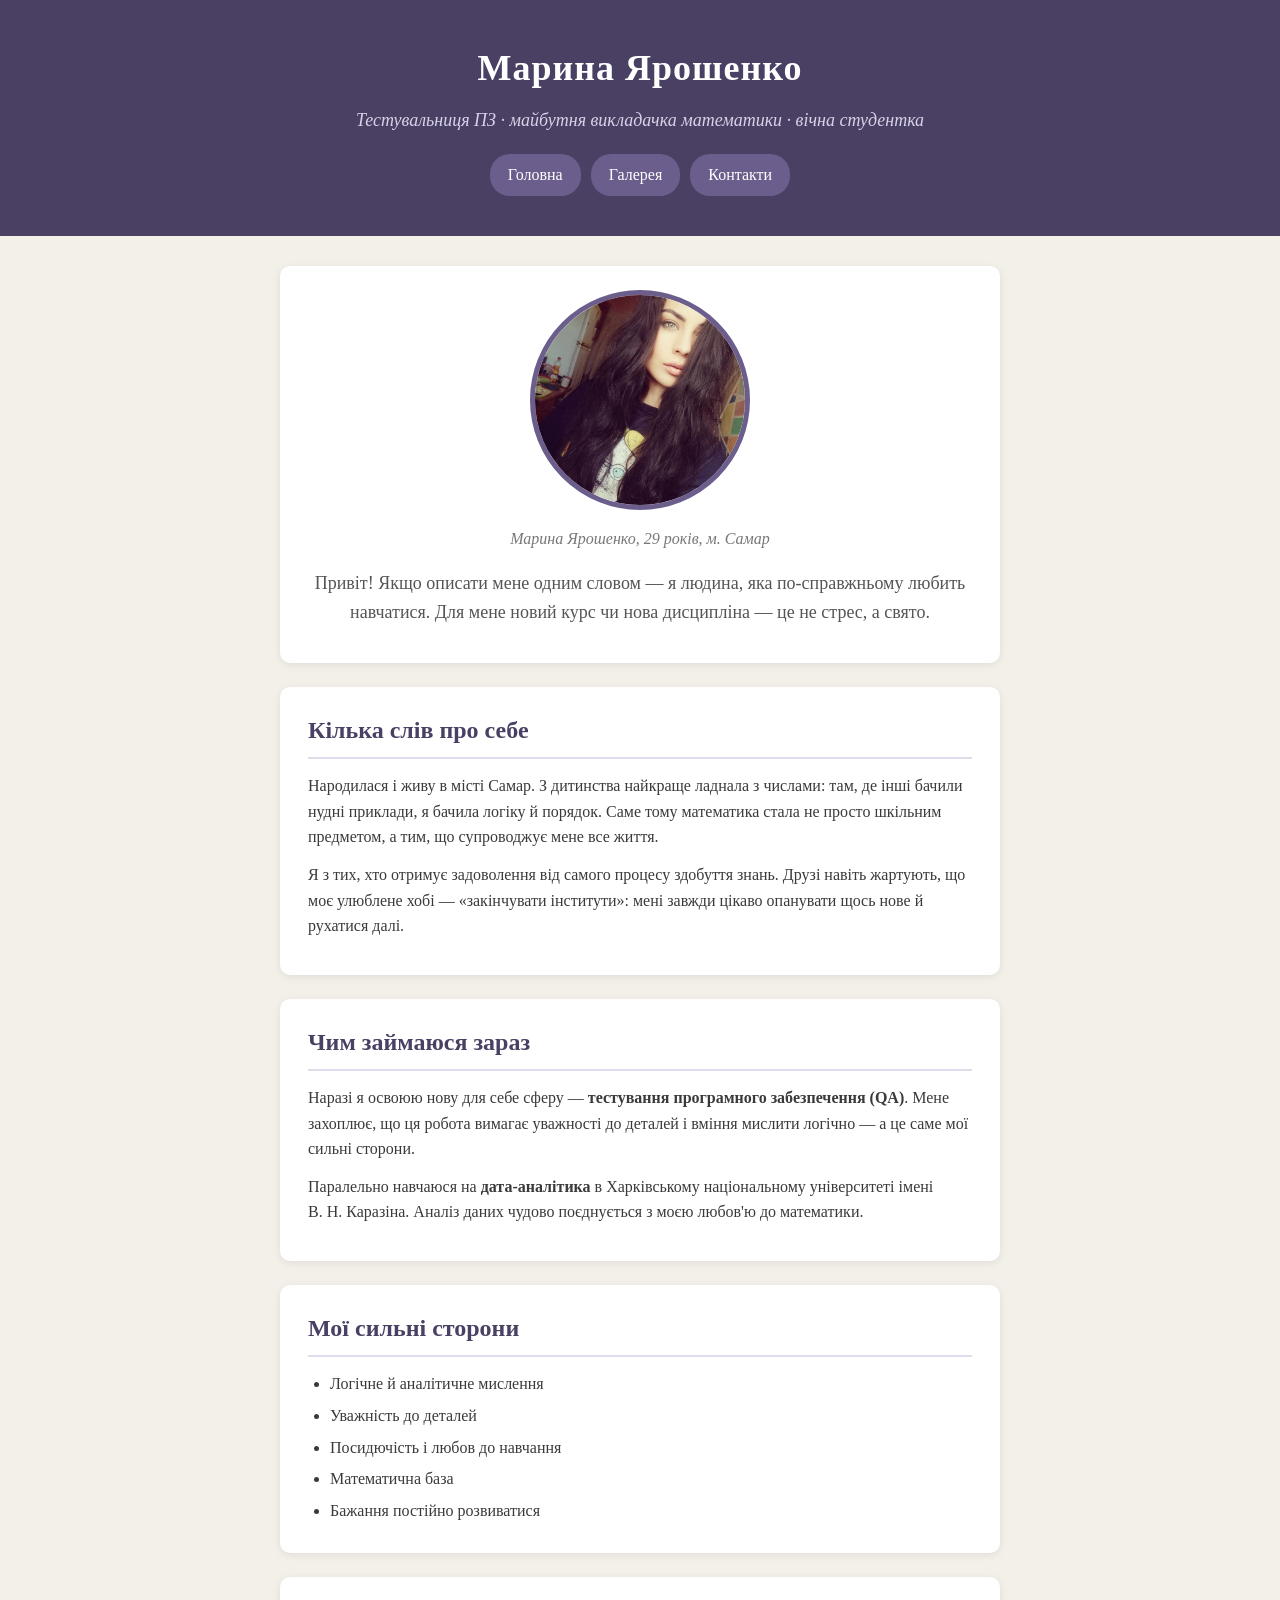
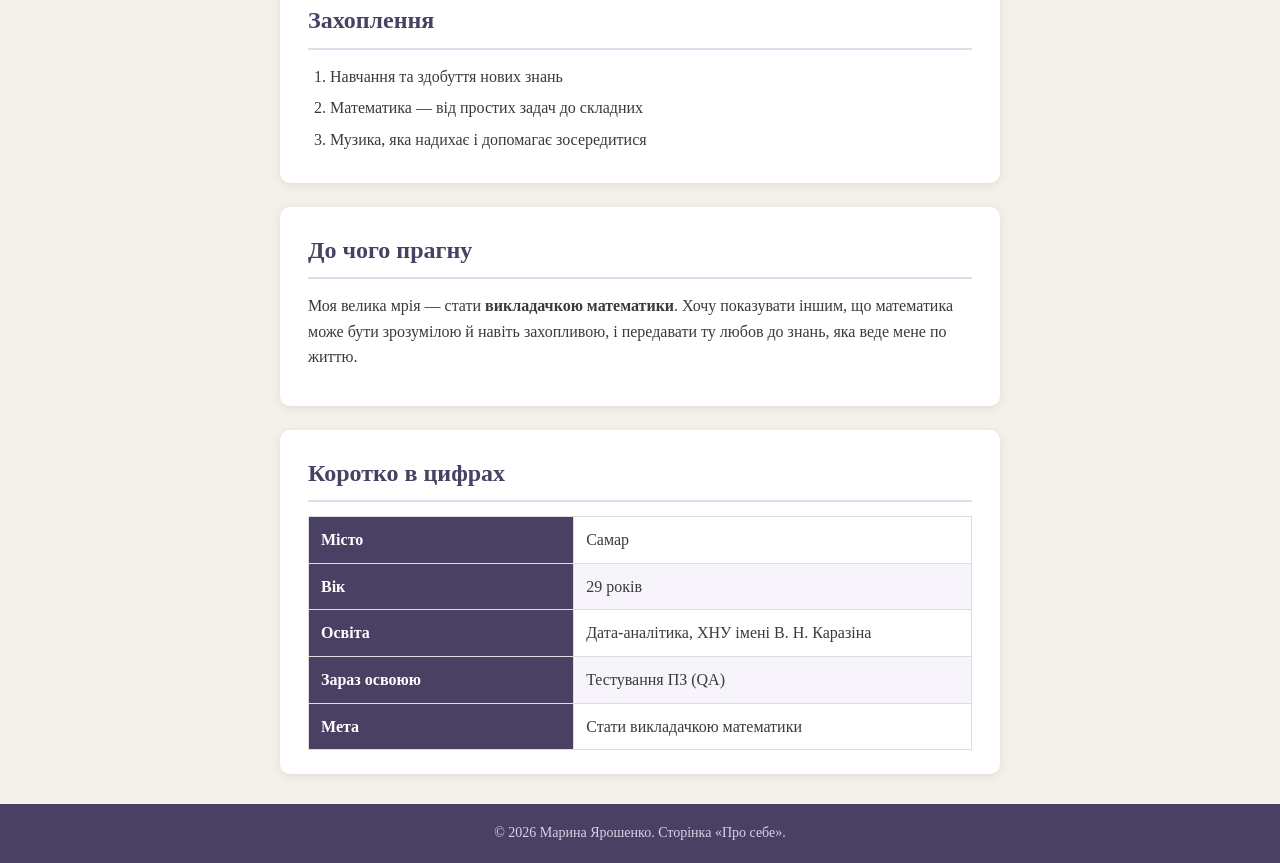
<file: index.html>
<!DOCTYPE html>
<html lang="uk">
<head>
    <meta charset="UTF-8">
    <meta name="viewport" content="width=device-width, initial-scale=1.0">
    <title>Марина Ярошенко — Про себе</title>
    <link rel="stylesheet" href="css/style.css">
</head>
<body>
    <header class="site-header">
        <h1>Марина Ярошенко</h1>
        <p class="subtitle">Тестувальниця ПЗ · майбутня викладачка математики · вічна студентка</p>
        <nav class="nav">
            <ul>
                <li><a href="index.html">Головна</a></li>
                <li><a href="pages/gallery.html">Галерея</a></li>
                <li><a href="pages/contact.html">Контакти</a></li>
            </ul>
        </nav>
    </header>

    <main class="content">
        <section class="card" id="intro">
            <figure class="profile-figure">
                <img class="profile-photo" src="photo/marina.jpg" alt="Фото Марини Ярошенко">
                <figcaption>Марина Ярошенко, 29 років, м. Самар</figcaption>
            </figure>
            <p class="lead">
                Привіт! Якщо описати мене одним словом — я людина, яка по-справжньому
                любить навчатися. Для мене новий курс чи нова дисципліна — це не стрес,
                а свято.
            </p>
        </section>

        <section class="card" id="about">
            <h2>Кілька слів про себе</h2>
            <p>
                Народилася і живу в місті Самар. З дитинства найкраще ладнала з числами:
                там, де інші бачили нудні приклади, я бачила логіку й порядок. Саме тому
                математика стала не просто шкільним предметом, а тим, що супроводжує мене
                все життя.
            </p>
            <p>
                Я з тих, хто отримує задоволення від самого процесу здобуття знань.
                Друзі навіть жартують, що моє улюблене хобі — «закінчувати інститути»:
                мені завжди цікаво опанувати щось нове й рухатися далі.
            </p>
        </section>

        <section class="card" id="now">
            <h2>Чим займаюся зараз</h2>
            <p>
                Наразі я освоюю нову для себе сферу — <strong>тестування програмного
                забезпечення (QA)</strong>. Мене захоплює, що ця робота вимагає уважності
                до деталей і вміння мислити логічно — а це саме мої сильні сторони.
            </p>
            <p>
                Паралельно навчаюся на <strong>дата-аналітика</strong> в Харківському
                національному університеті імені В.&nbsp;Н.&nbsp;Каразіна. Аналіз даних
                чудово поєднується з моєю любов'ю до математики.
            </p>
        </section>

        <section class="card" id="skills">
            <h2>Мої сильні сторони</h2>
            <ul>
                <li>Логічне й аналітичне мислення</li>
                <li>Уважність до деталей</li>
                <li>Посидючість і любов до навчання</li>
                <li>Математична база</li>
                <li>Бажання постійно розвиватися</li>
            </ul>
        </section>

        <section class="card" id="hobbies">
            <h2>Захоплення</h2>
            <ol>
                <li>Навчання та здобуття нових знань</li>
                <li>Математика — від простих задач до складних</li>
                <li>Музика, яка надихає і допомагає зосередитися</li>
            </ol>
        </section>

        <section class="card" id="goals">
            <h2>До чого прагну</h2>
            <p>
                Моя велика мрія — стати <strong>викладачкою математики</strong>. Хочу
                показувати іншим, що математика може бути зрозумілою й навіть захопливою,
                і передавати ту любов до знань, яка веде мене по життю.
            </p>
        </section>

        <section class="card" id="facts">
            <h2>Коротко в цифрах</h2>
            <table class="info-table">
                <tr>
                    <th>Місто</th>
                    <td>Самар</td>
                </tr>
                <tr>
                    <th>Вік</th>
                    <td>29 років</td>
                </tr>
                <tr>
                    <th>Освіта</th>
                    <td>Дата-аналітика, ХНУ імені В. Н. Каразіна</td>
                </tr>
                <tr>
                    <th>Зараз освоюю</th>
                    <td>Тестування ПЗ (QA)</td>
                </tr>
                <tr>
                    <th>Мета</th>
                    <td>Стати викладачкою математики</td>
                </tr>
            </table>
        </section>
    </main>

    <footer class="site-footer">
        <p>&copy; 2026 Марина Ярошенко. Сторінка «Про себе».</p>
    </footer>
</body>
</html>
</file>
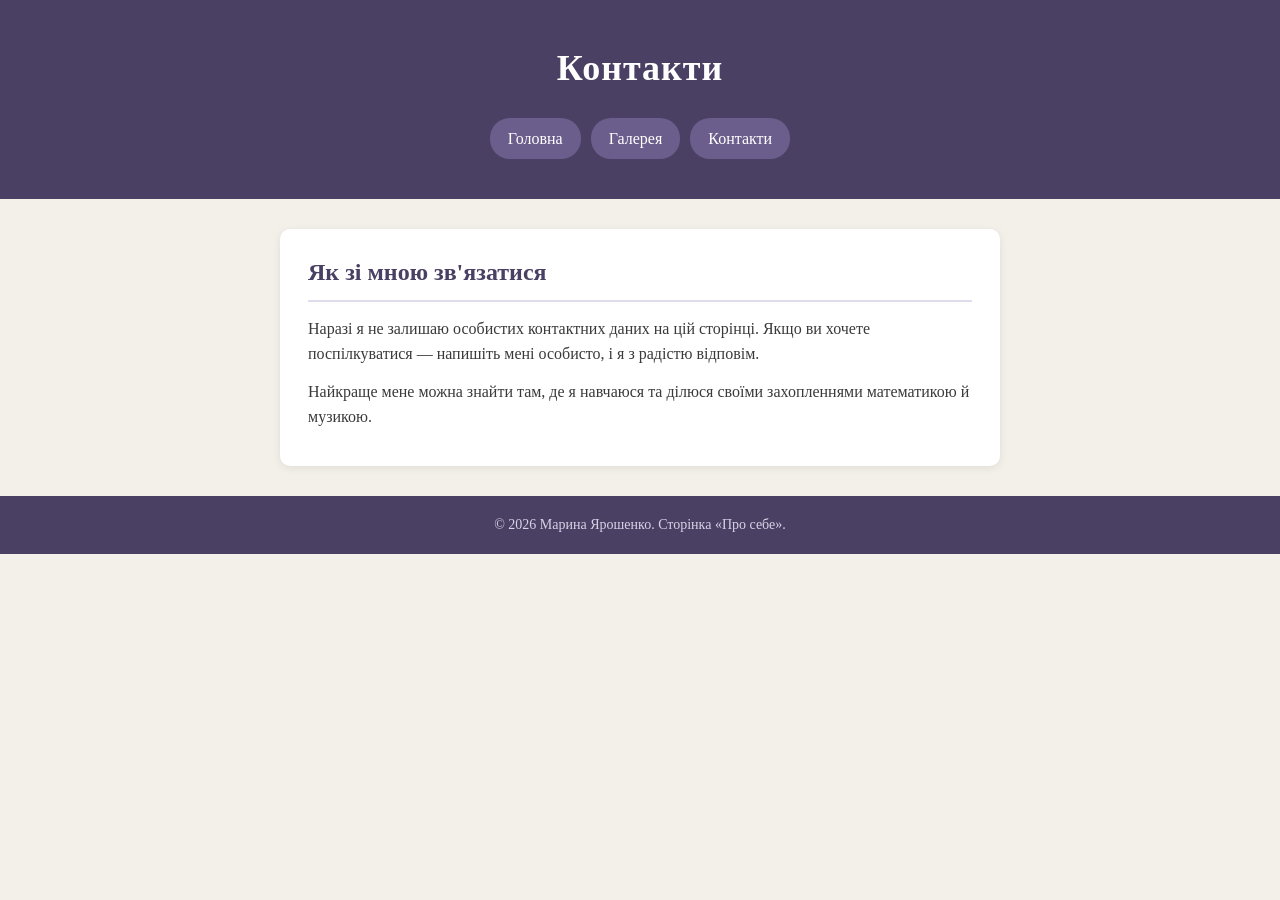
<file: pages/contact.html>
<!DOCTYPE html>
<html lang="uk">
<head>
    <meta charset="UTF-8">
    <meta name="viewport" content="width=device-width, initial-scale=1.0">
    <title>Марина Ярошенко — Контакти</title>
    <link rel="stylesheet" href="../css/style.css">
</head>
<body>
    <header class="site-header">
        <h1>Контакти</h1>
        <nav class="nav">
            <ul>
                <li><a href="../index.html">Головна</a></li>
                <li><a href="gallery.html">Галерея</a></li>
                <li><a href="contact.html">Контакти</a></li>
            </ul>
        </nav>
    </header>

    <main class="content">
        <section class="card" id="contacts">
            <h2>Як зі мною зв'язатися</h2>
            <p>
                Наразі я не залишаю особистих контактних даних на цій сторінці.
                Якщо ви хочете поспілкуватися — напишіть мені особисто, і я з радістю відповім.
            </p>
            <p>
                Найкраще мене можна знайти там, де я навчаюся та ділюся своїми
                захопленнями математикою й музикою.
            </p>
        </section>
    </main>

    <footer class="site-footer">
        <p>&copy; 2026 Марина Ярошенко. Сторінка «Про себе».</p>
    </footer>
</body>
</html>
</file>
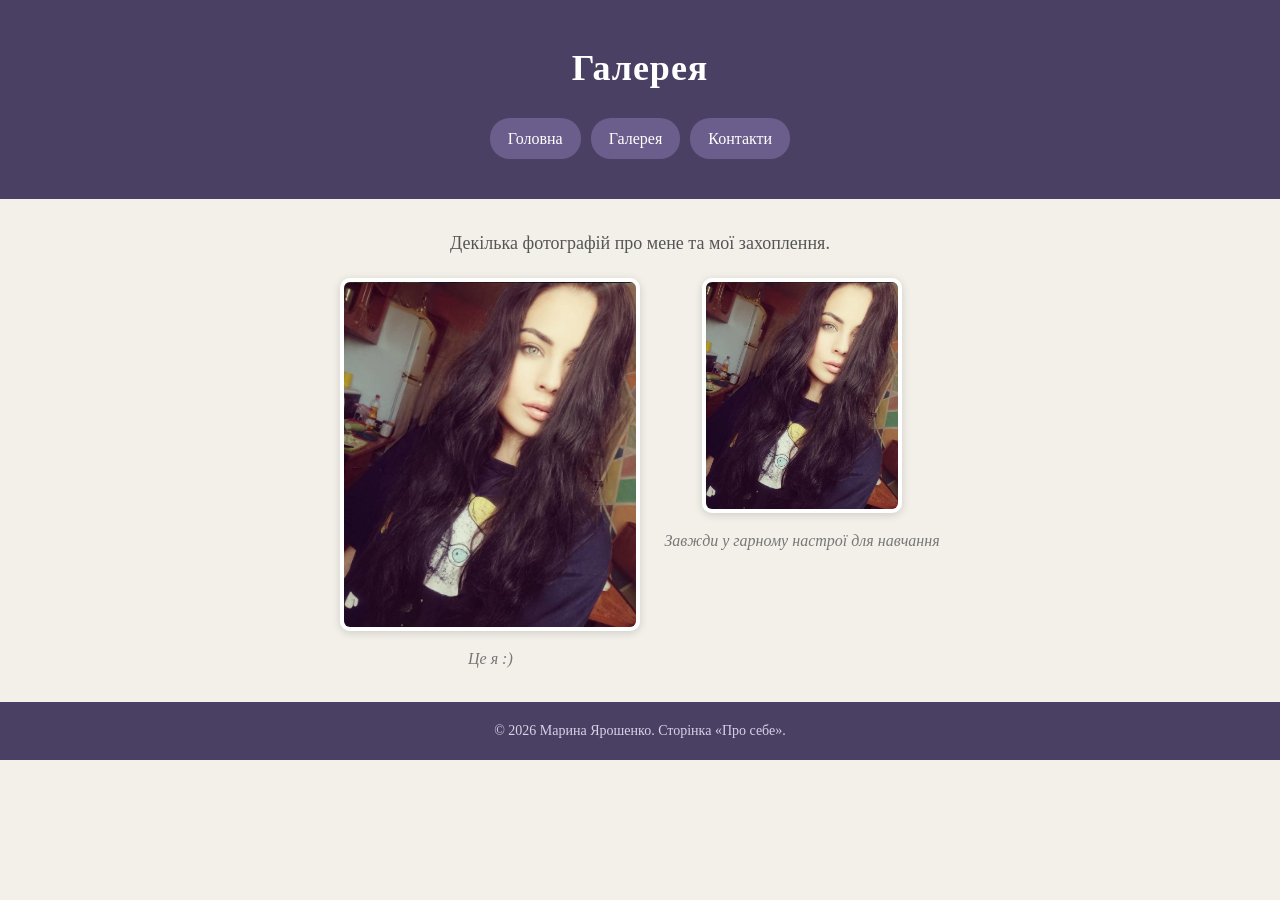
<file: pages/gallery.html>
<!DOCTYPE html>
<html lang="uk">
<head>
    <meta charset="UTF-8">
    <meta name="viewport" content="width=device-width, initial-scale=1.0">
    <title>Марина Ярошенко — Галерея</title>
    <link rel="stylesheet" href="../css/style.css">
</head>
<body>
    <header class="site-header">
        <h1>Галерея</h1>
        <nav class="nav">
            <ul>
                <li><a href="../index.html">Головна</a></li>
                <li><a href="gallery.html">Галерея</a></li>
                <li><a href="contact.html">Контакти</a></li>
            </ul>
        </nav>
    </header>

    <main class="content">
        <p class="lead">Декілька фотографій про мене та мої захоплення.</p>

        <div class="gallery">
            <figure class="gallery-figure">
                <img class="gallery-photo" src="../photo/marina.jpg" width="300" alt="Марина Ярошенко">
                <figcaption>Це я :)</figcaption>
            </figure>

            <figure class="gallery-figure">
                <img class="gallery-photo" src="../photo/marina.jpg" width="200" alt="Марина Ярошенко">
                <figcaption>Завжди у гарному настрої для навчання</figcaption>
            </figure>
        </div>
    </main>

    <footer class="site-footer">
        <p>&copy; 2026 Марина Ярошенко. Сторінка «Про себе».</p>
    </footer>
</body>
</html>
</file>
<file: css/style.css>
* {
    margin: 0;
    padding: 0;
    box-sizing: border-box;
}

body {
    font-family: Georgia, "Times New Roman", serif;
    background-color: #f3f0ea;
    color: #3a3a3a;
    line-height: 1.6;
}

.site-header {
    background-color: #4a4063;
    color: #ffffff;
    text-align: center;
    padding: 40px 20px;
}

.site-header h1 {
    font-size: 36px;
    letter-spacing: 1px;
    margin-bottom: 8px;
}

.subtitle {
    font-style: italic;
    color: #d8d2e8;
    font-size: 18px;
}

.nav ul {
    list-style: none;
    display: flex;
    justify-content: center;
    gap: 10px;
    margin-top: 20px;
    flex-wrap: wrap;
}

.nav a {
    display: inline-block;
    text-decoration: none;
    color: #ffffff;
    background-color: #6b5e8c;
    padding: 8px 18px;
    border-radius: 20px;
    transition: background-color 0.3s;
}

.nav a:hover {
    background-color: #8a7bb0;
}

.content {
    max-width: 760px;
    margin: 30px auto;
    padding: 0 20px;
}

.card {
    background-color: #ffffff;
    border-radius: 10px;
    box-shadow: 0 2px 8px rgba(0, 0, 0, 0.08);
    padding: 24px 28px;
    margin-bottom: 24px;
}

.card h2 {
    color: #4a4063;
    border-bottom: 2px solid #e0dced;
    padding-bottom: 8px;
    margin-bottom: 14px;
}

.card h3 {
    color: #6b5e8c;
    margin: 14px 0 8px;
}

.card p {
    margin-bottom: 12px;
}

.card ul,
.card ol {
    padding-left: 22px;
}

.card li {
    margin-bottom: 6px;
}

.profile-figure {
    text-align: center;
    margin-bottom: 18px;
}

.profile-photo {
    width: 220px;
    height: 220px;
    object-fit: cover;
    border-radius: 50%;
    border: 5px solid #6b5e8c;
}

figcaption {
    margin-top: 8px;
    font-style: italic;
    color: #777;
}

.lead {
    text-align: center;
    font-size: 18px;
    color: #555;
}

.info-table {
    border-collapse: collapse;
    width: 100%;
}

.info-table th,
.info-table td {
    border: 1px solid #ddd;
    padding: 10px 12px;
    text-align: left;
}

.info-table th {
    background-color: #4a4063;
    color: #ffffff;
    width: 40%;
}

.info-table tr:nth-child(even) td {
    background-color: #f7f5fb;
}

.gallery {
    display: flex;
    flex-wrap: wrap;
    gap: 24px;
    justify-content: center;
    margin-top: 20px;
}

.gallery-figure {
    text-align: center;
}

.gallery-photo {
    border-radius: 10px;
    border: 4px solid #ffffff;
    box-shadow: 0 2px 8px rgba(0, 0, 0, 0.15);
}

.site-footer {
    background-color: #4a4063;
    color: #d8d2e8;
    text-align: center;
    padding: 18px;
    margin-top: 30px;
    font-size: 14px;
}
</file>
